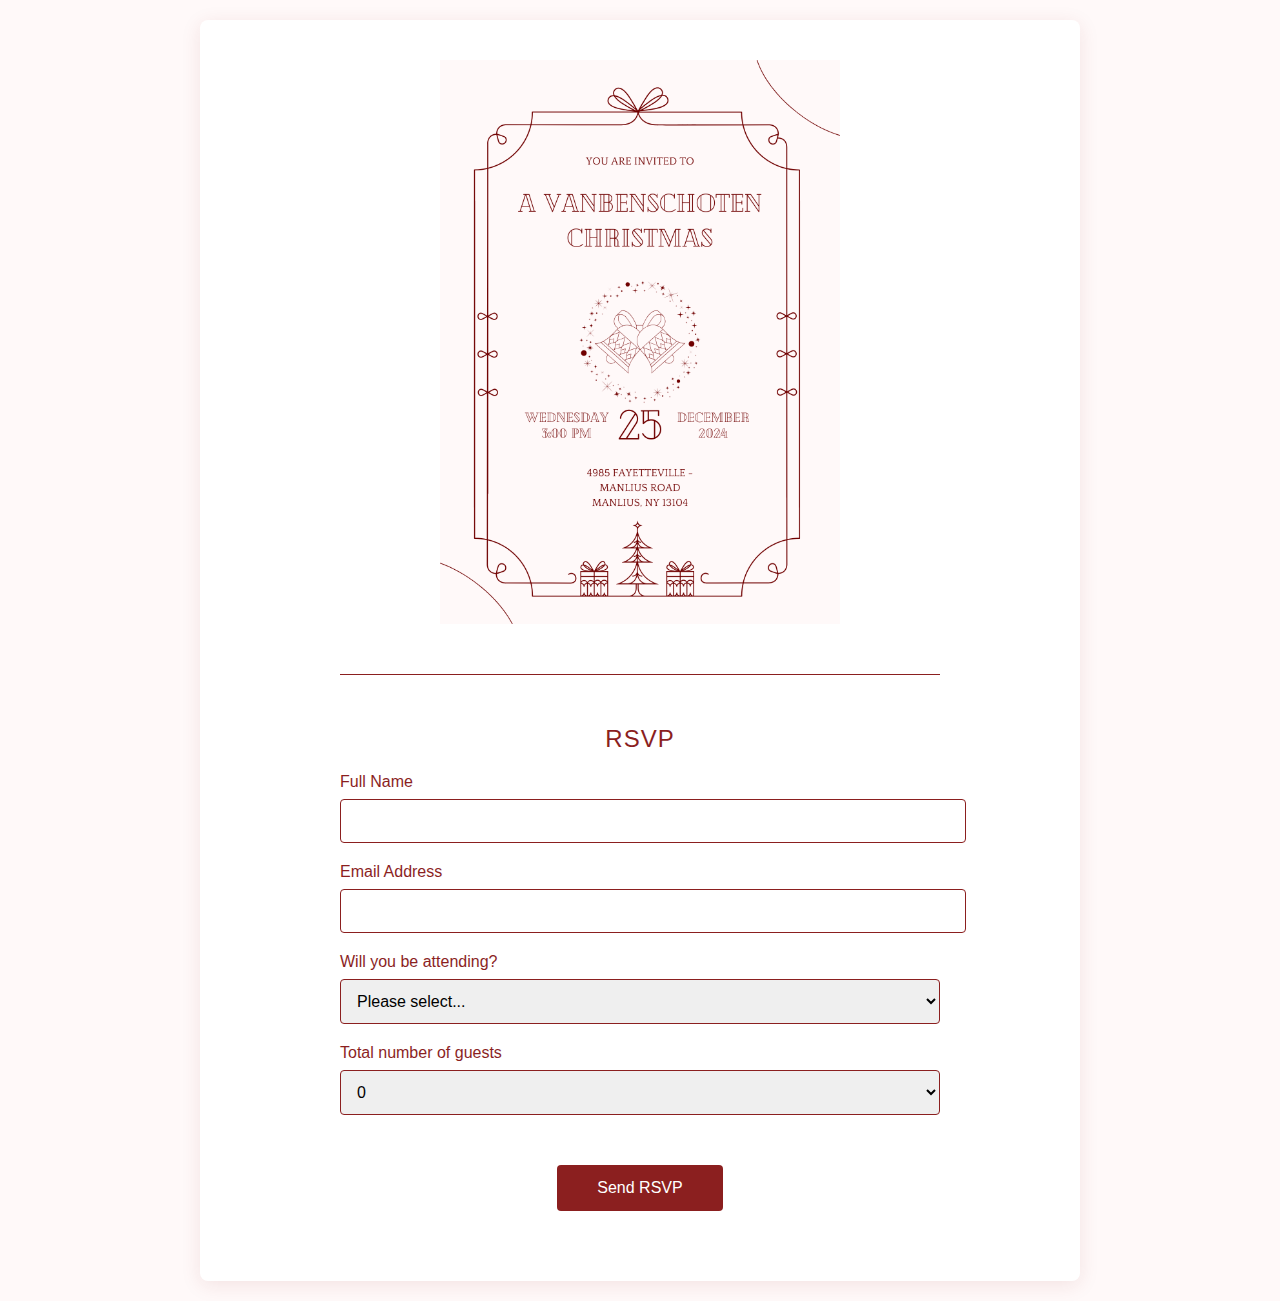
<file: index.html>
<!DOCTYPE html>
<html lang="en">
<head>
    <meta charset="UTF-8">
    <meta name="viewport" content="width=device-width, initial-scale=0.5">
    <title>A Vanbenschoten Christmas</title>
    <style>
        :root {
            --burgundy: #8B1F1F;
        }
        
        body {
            font-family: "Helvetica Neue", Helvetica, Arial, sans-serif;
            margin: 0;
            padding: 20px;
            background: #FFF9F9;
            min-height: 100vh;
            display: flex;
            justify-content: center;
            align-items: center;
            color: var(--burgundy);
        }
        
        .container {
            background: white;
            padding: 40px;
            border-radius: 8px;
            box-shadow: 0 4px 20px rgba(139, 31, 31, 0.1);
            max-width: 800px;
            width: 100%;
            text-align: center;
        }
        
        .invitation-image {
            max-width: 50%;
            height: auto;
            margin-bottom: 40px;
            display: block;
            margin-left: auto;
            margin-right: auto;
        }
        
        .rsvp-section {
            margin-top: 50px;
            padding-top: 30px;
            border-top: 1px solid var(--burgundy);
            max-width: 600px;
            margin-left: auto;
            margin-right: auto;
        }
        
        .form-group {
            margin: 20px 0;
            text-align: left;
        }
        
        label {
            display: block;
            margin-bottom: 8px;
            color: var(--burgundy);
            font-weight: 500;
        }
        
        input[type="text"],
        input[type="email"],
        select {
            width: 100%;
            padding: 12px;
            border: 1px solid var(--burgundy);
            border-radius: 4px;
            font-size: 16px;
            font-family: inherit;
        }
        
        .submit-btn {
            background: var(--burgundy);
            color: white;
            border: none;
            padding: 14px 40px;
            border-radius: 4px;
            font-size: 16px;
            cursor: pointer;
            margin: 30px auto;
            font-family: inherit;
            transition: background 0.3s;
            font-weight: 500;
        }
        
        .submit-btn:hover {
            background: #6B1717;
        }

        h2 {
            font-weight: 500;
            letter-spacing: 1px;
        }
        
        @media (max-width: 600px) {
            .container {
                padding: 20px;
            }
            
            .rsvp-section {
                margin-top: 30px;
                padding-top: 20px;
            }
            
            .invitation-image {
                max-width: 80%;
            }
        }
    </style>
</head>
<body>
    <div class="container">
        <img src="invitation.png" alt="A Vanbenschoten Christmas Invitation" class="invitation-image">
        <div class="rsvp-section">
            <h2>RSVP</h2>
            <form action="https://formspree.io/f/xeoqwaog" method="POST">
                <div class="form-group">
                    <label for="name">Full Name</label>
                    <input type="text" id="name" name="name" required>
                </div>
                
                <div class="form-group">
                    <label for="email">Email Address</label>
                    <input type="email" id="email" name="email" required>
                </div>
                
                <div class="form-group">
                    <label for="attendance">Will you be attending?</label>
                    <select id="attendance" name="attendance" required>
                        <option value="">Please select...</option>
                        <option value="yes">Yes, I'll be there!</option>
                        <option value="no">Sorry, I can't make it</option>
                    </select>
                </div>
                
                <div class="form-group">
                    <label for="guests">Total number of guests</label>
                    <select id="guests" name="guests">
                        <option value="0">0</option>
                        <option value="1">1</option>
                        <option value="2">2</option>
                        <option value="3">3</option>
                        <option value="4">4</option>
                        <option value="5">5</option>
                        <option value="6">6</option>
                        <option value="7">7</option>
                        <option value="8">8</option>
                    </select>
                </div>
                <button type="submit" class="submit-btn">Send RSVP</button>
            </form>
        </div>
    </div>
</body>
</html>
</file>
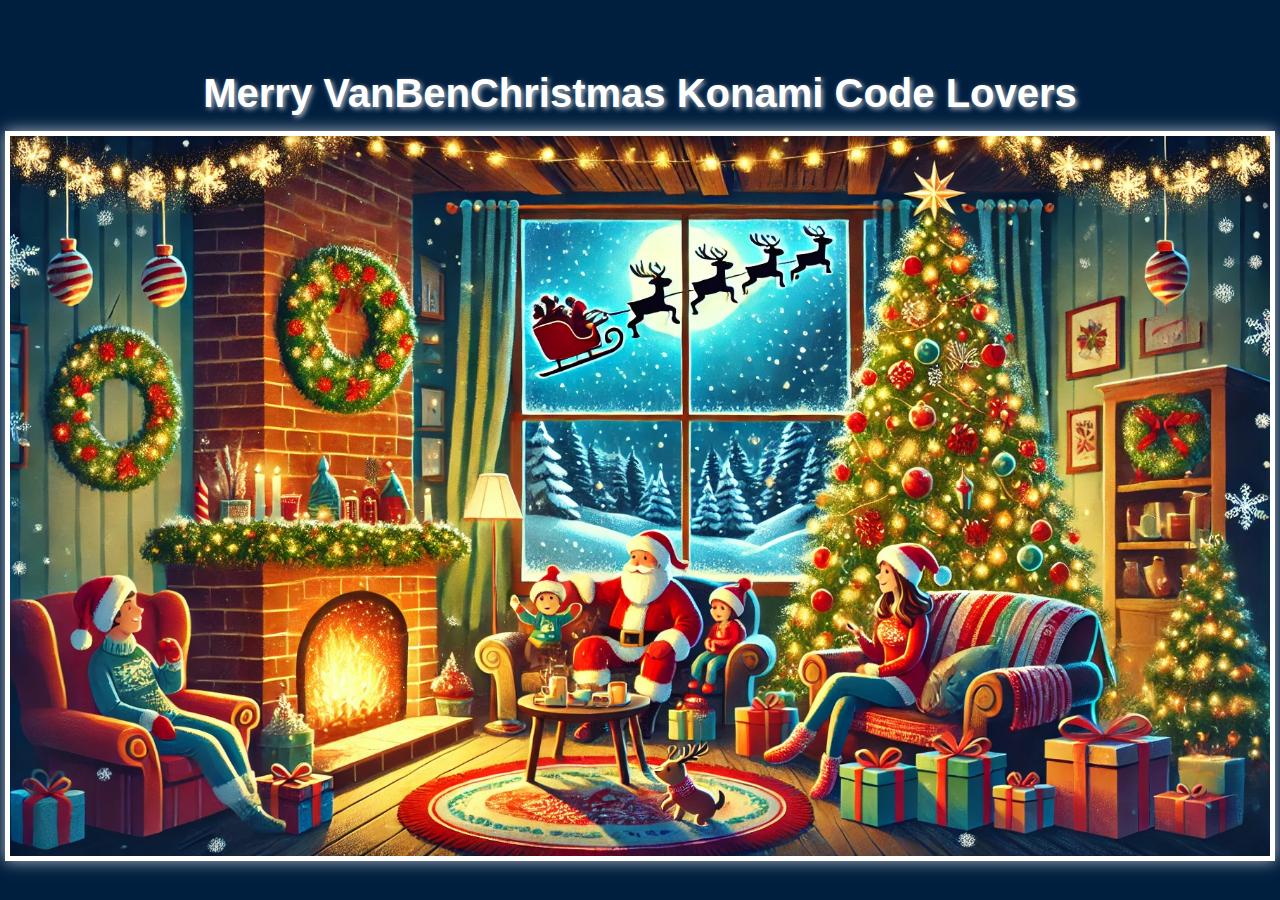
<file: konami.html>
<!DOCTYPE html>
<html lang="en">
<head>
  <meta charset="UTF-8">
  <meta name="viewport" content="width=device-width, initial-scale=1.0">
  <title>Merry VanBenChristmas</title>
  <style>
    body {
      margin: 0;
      padding: 0;
      background-color: #001f3f;
      color: white;
      font-family: Arial, sans-serif;
      text-align: center;
      display: flex;
      flex-direction: column;
      justify-content: center;
      align-items: center;
      height: 100vh;
      overflow: hidden;
    }
    h1 {
      font-size: 2.5em;
      margin-bottom: 20px;
      text-shadow: 2px 2px 5px rgba(255, 255, 255, 0.7);
    }
    .image-container {
      display: flex;
      justify-content: center;
      align-items: center;
      width: 100%;
      max-height: 80%;
    }
    img {
      max-width: 100%;
      max-height: 100%;
      border: 5px solid white;
      box-shadow: 0 0 15px rgba(255, 255, 255, 0.7);
    }
  </style>
</head>
<body>
  <h1>Merry VanBenChristmas Konami Code Lovers</h1>
  <div class="image-container">
    <img src="vanbenxmas.png" alt="Festive Christmas Scene">
  </div>
</body>
</html>
</file>
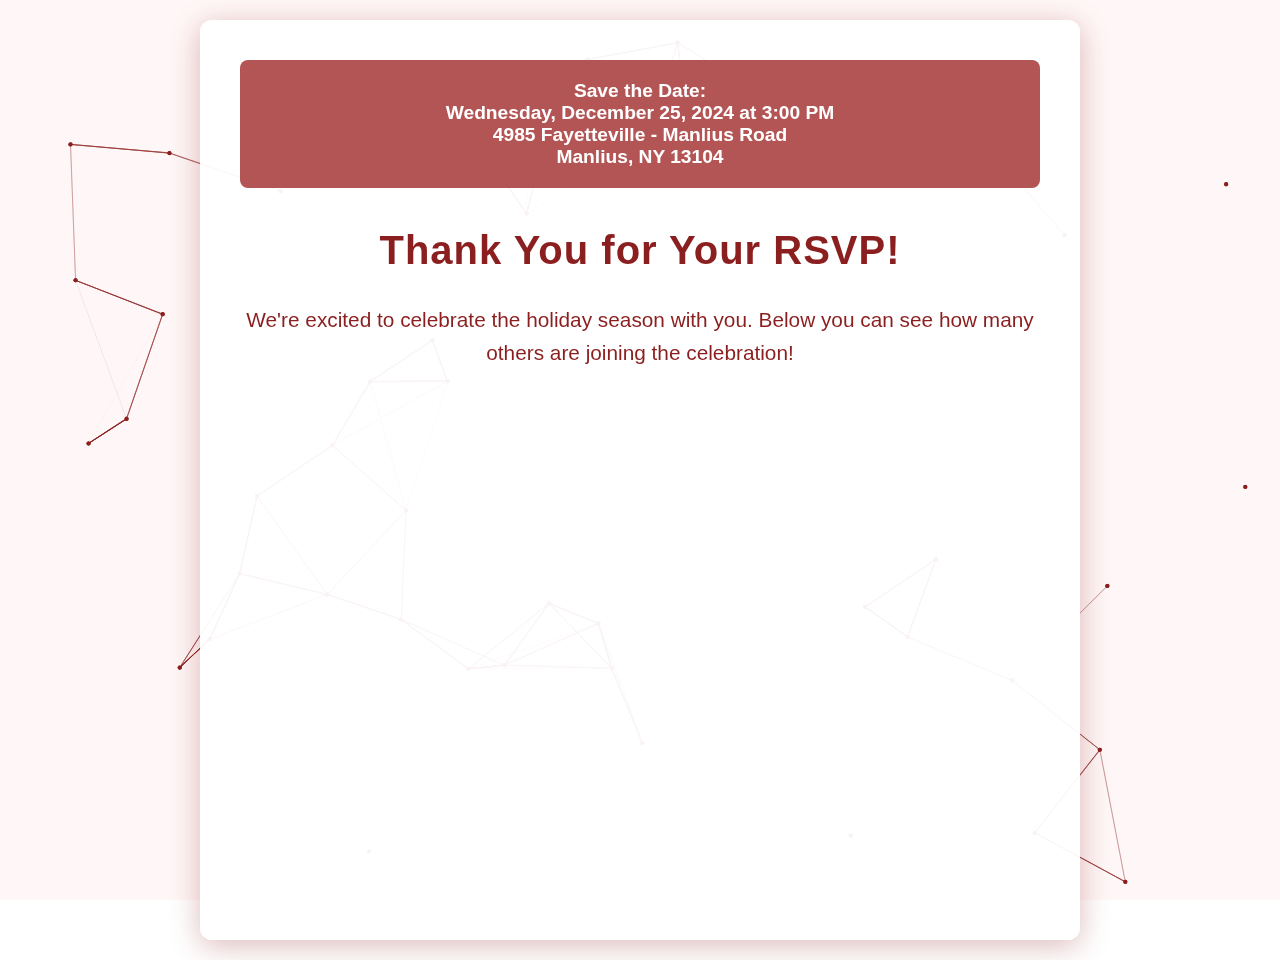
<file: thank-you.html>
<!DOCTYPE html>
<html lang="en">
<head>
    <meta charset="UTF-8">
    <meta name="viewport" content="width=device-width, initial-scale=1.0">
    <title>Thank You - A Vanbenschoten Christmas</title>
    <style>
        :root {
            --burgundy: #8B1F1F;
            --cream: #FFF9F9;
            --soft-red: #E6B3B3;
            --light-burgundy: #B35555;
        }
        
        body {
            font-family: "Helvetica Neue", Helvetica, Arial, sans-serif;
            margin: 0;
            padding: 0;
            min-height: 100vh;
            display: flex;
            justify-content: center;
            align-items: center;
            color: var(--burgundy);
            position: relative;
            overflow: hidden;
        }

        /* Mathematical background pattern */
        .background-pattern {
            position: fixed;
            top: 0;
            left: 0;
            width: 100%;
            height: 100%;
            z-index: -1;
            background: var(--cream);
        }

        canvas {
            position: fixed;
            top: 0;
            left: 0;
            z-index: -1;
        }
        
        .container {
            background: rgba(255, 255, 255, 0.95);
            padding: 40px;
            border-radius: 12px;
            box-shadow: 0 6px 30px rgba(139, 31, 31, 0.3);
            max-width: 800px;
            width: 100%;
            text-align: center;
            z-index: 1;
            position: relative;
            margin: 20px;
        }
        
        h1 {
            font-size: 2.5em;
            margin-bottom: 20px;
            font-weight: 600;
            letter-spacing: 1px;
            color: var(--burgundy);
        }
        
        .message {
            font-size: 1.3em;
            margin: 30px 0;
            line-height: 1.6;
        }
        
        .chart-container {
            margin: 40px auto;
            width: 100%;
            padding-top: 56.25%;
            position: relative;
        }
        
        .chart-container iframe {
            position: absolute;
            top: 0;
            left: 0;
            width: 100%;
            height: 100%;
            border: none;
        }
        
        .date-reminder {
            margin-bottom: 40px;
            padding: 20px;
            background: var(--light-burgundy);
            color: white;
            border-radius: 8px;
            font-size: 1.2em;
            font-weight: bold;
        }
        
        @media (max-width: 600px) {
            .container {
                padding: 20px;
            }
            
            h1 {
                font-size: 1.8em;
            }
            
            .message {
                font-size: 1.1em;
            }
        }
    </style>
</head>
<body>
    <div class="background-pattern"></div>
    <div class="container">
        <div class="date-reminder">
            <strong>Save the Date:</strong><br>
            Wednesday, December 25, 2024 at 3:00 PM<br>
            4985 Fayetteville - Manlius Road<br>
            Manlius, NY 13104
        </div>
        
        <h1>Thank You for Your RSVP!</h1>
        
        <div class="message">
            We're excited to celebrate the holiday season with you. 
            Below you can see how many others are joining the celebration!
        </div>
        
        <div class="chart-container">
            <iframe 
                src="https://docs.google.com/spreadsheets/d/e/2PACX-1vSmfopBXLIw7xMX2wFheDVWTd33pC9H8p0HcDAfdMkB-oTyyopk7M5QiwxkUyNfiSMztjCgKPZpyiJv/pubchart?oid=1269781935&format=interactive"
                frameborder="0" 
                scrolling="no">
            </iframe>
        </div>
    </div>

    <script>
        // Mathematical background pattern
        const canvas = document.createElement('canvas');
        const ctx = canvas.getContext('2d');
        document.body.appendChild(canvas);

        function resizeCanvas() {
            canvas.width = window.innerWidth;
            canvas.height = window.innerHeight;
        }

        window.addEventListener('resize', resizeCanvas);
        resizeCanvas();

        // Mathematical pattern parameters
        const points = [];
        const numPoints = 50;
        const speed = 0.5;
        const connectionRadius = 150;

        // Initialize points
        for (let i = 0; i < numPoints; i++) {
            points.push({
                x: Math.random() * canvas.width,
                y: Math.random() * canvas.height,
                vx: (Math.random() - 0.5) * speed,
                vy: (Math.random() - 0.5) * speed
            });
        }

        function animate() {
            ctx.fillStyle = 'rgba(255, 249, 249, 0.1)';
            ctx.fillRect(0, 0, canvas.width, canvas.height);

            // Update and draw points
            points.forEach(point => {
                point.x += point.vx;
                point.y += point.vy;

                // Bounce off edges
                if (point.x < 0 || point.x > canvas.width) point.vx *= -1;
                if (point.y < 0 || point.y > canvas.height) point.vy *= -1;

                // Draw connections
                points.forEach(otherPoint => {
                    const dx = point.x - otherPoint.x;
                    const dy = point.y - otherPoint.y;
                    const distance = Math.sqrt(dx * dx + dy * dy);

                    if (distance < connectionRadius) {
                        ctx.beginPath();
                        ctx.moveTo(point.x, point.y);
                        ctx.lineTo(otherPoint.x, otherPoint.y);
                        ctx.strokeStyle = `rgba(139, 31, 31, ${1 - distance / connectionRadius})`;
                        ctx.stroke();
                    }
                });

                // Draw point
                ctx.beginPath();
                ctx.arc(point.x, point.y, 2, 0, Math.PI * 2);
                ctx.fillStyle = '#8B1F1F';
                ctx.fill();
            });

            requestAnimationFrame(animate);
        }

        animate();

        // Konami Code
        const konamiCode = ['ArrowUp', 'ArrowUp', 'ArrowDown', 'ArrowDown', 'ArrowLeft', 'ArrowRight', 'ArrowLeft', 'ArrowRight', 'b', 'a'];
        let konamiIndex = 0;

        document.addEventListener('keydown', (e) => {
            if (e.key === konamiCode[konamiIndex]) {
                konamiIndex++;
                if (konamiIndex === konamiCode.length) {
                    window.location.href = 'konami.html';
                }
            } else {
                konamiIndex = 0;
            }
        });
    </script>
</body>
</html>
</file>
